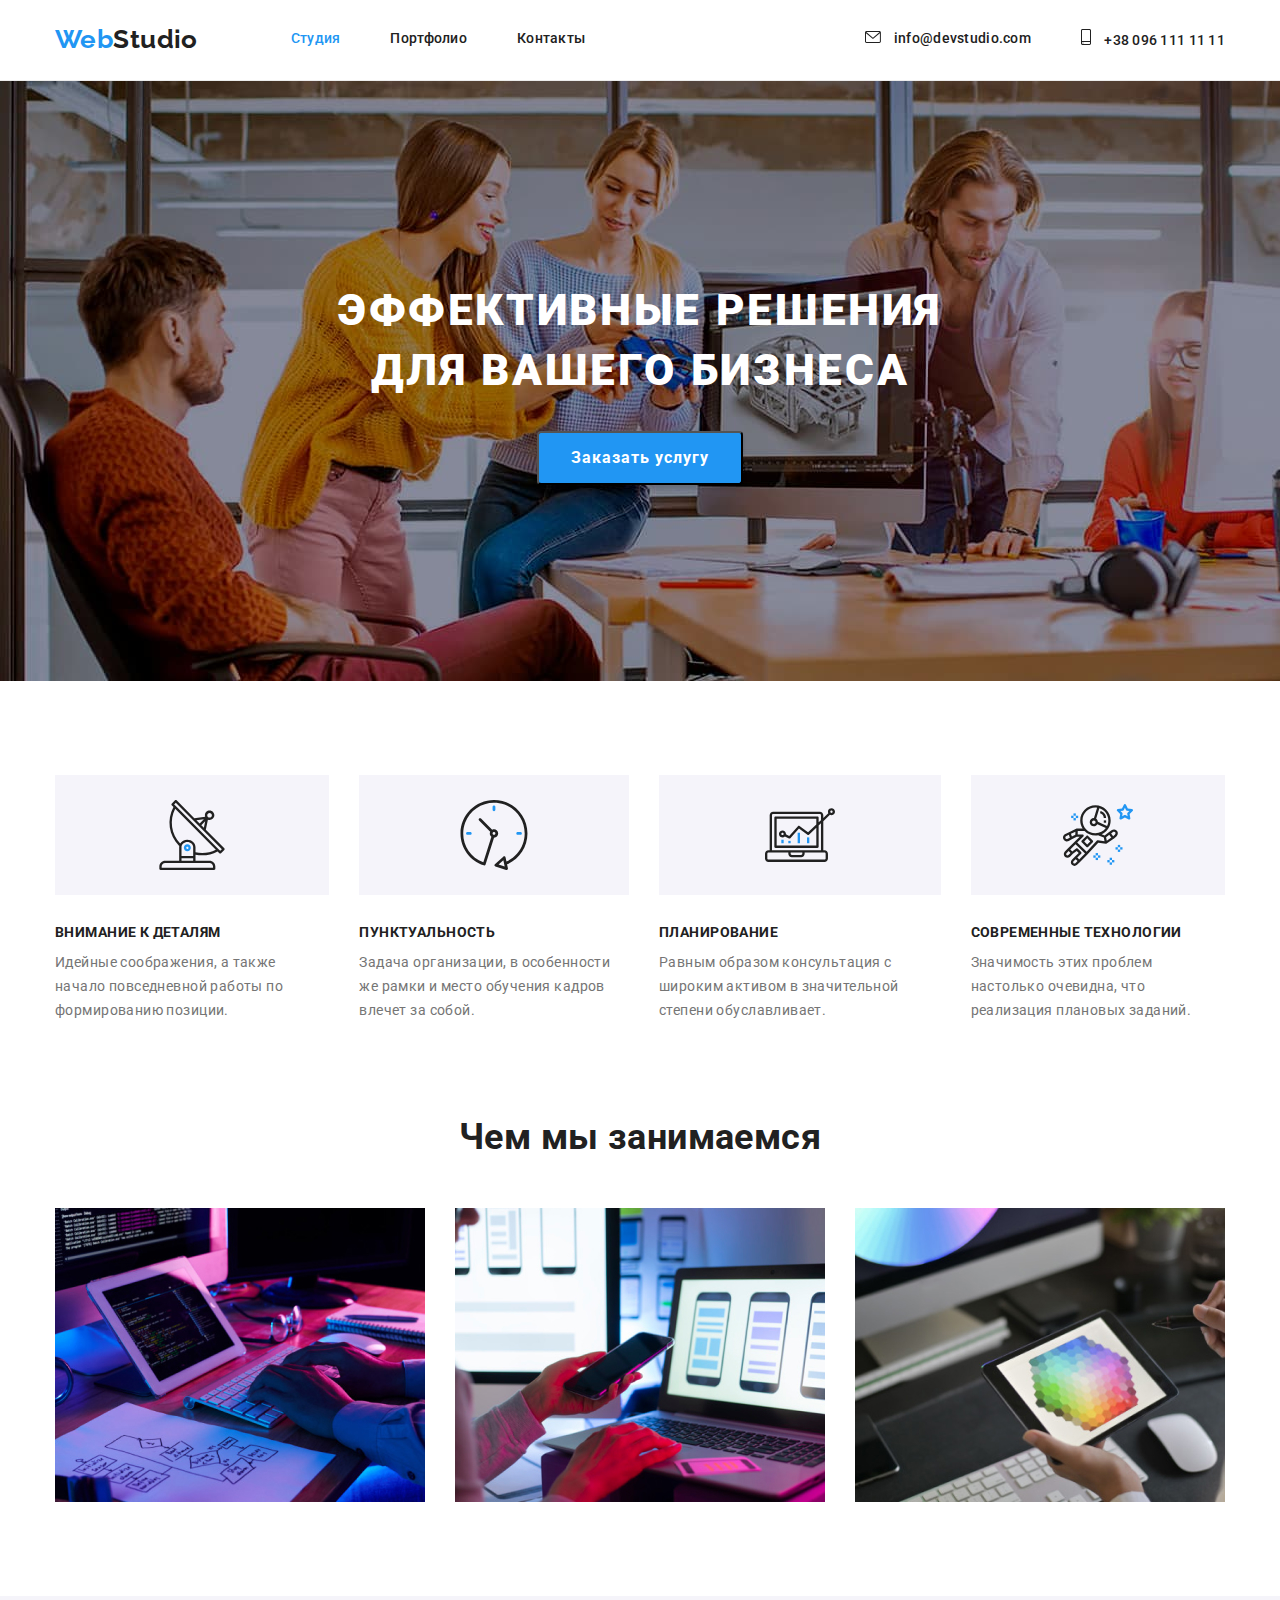
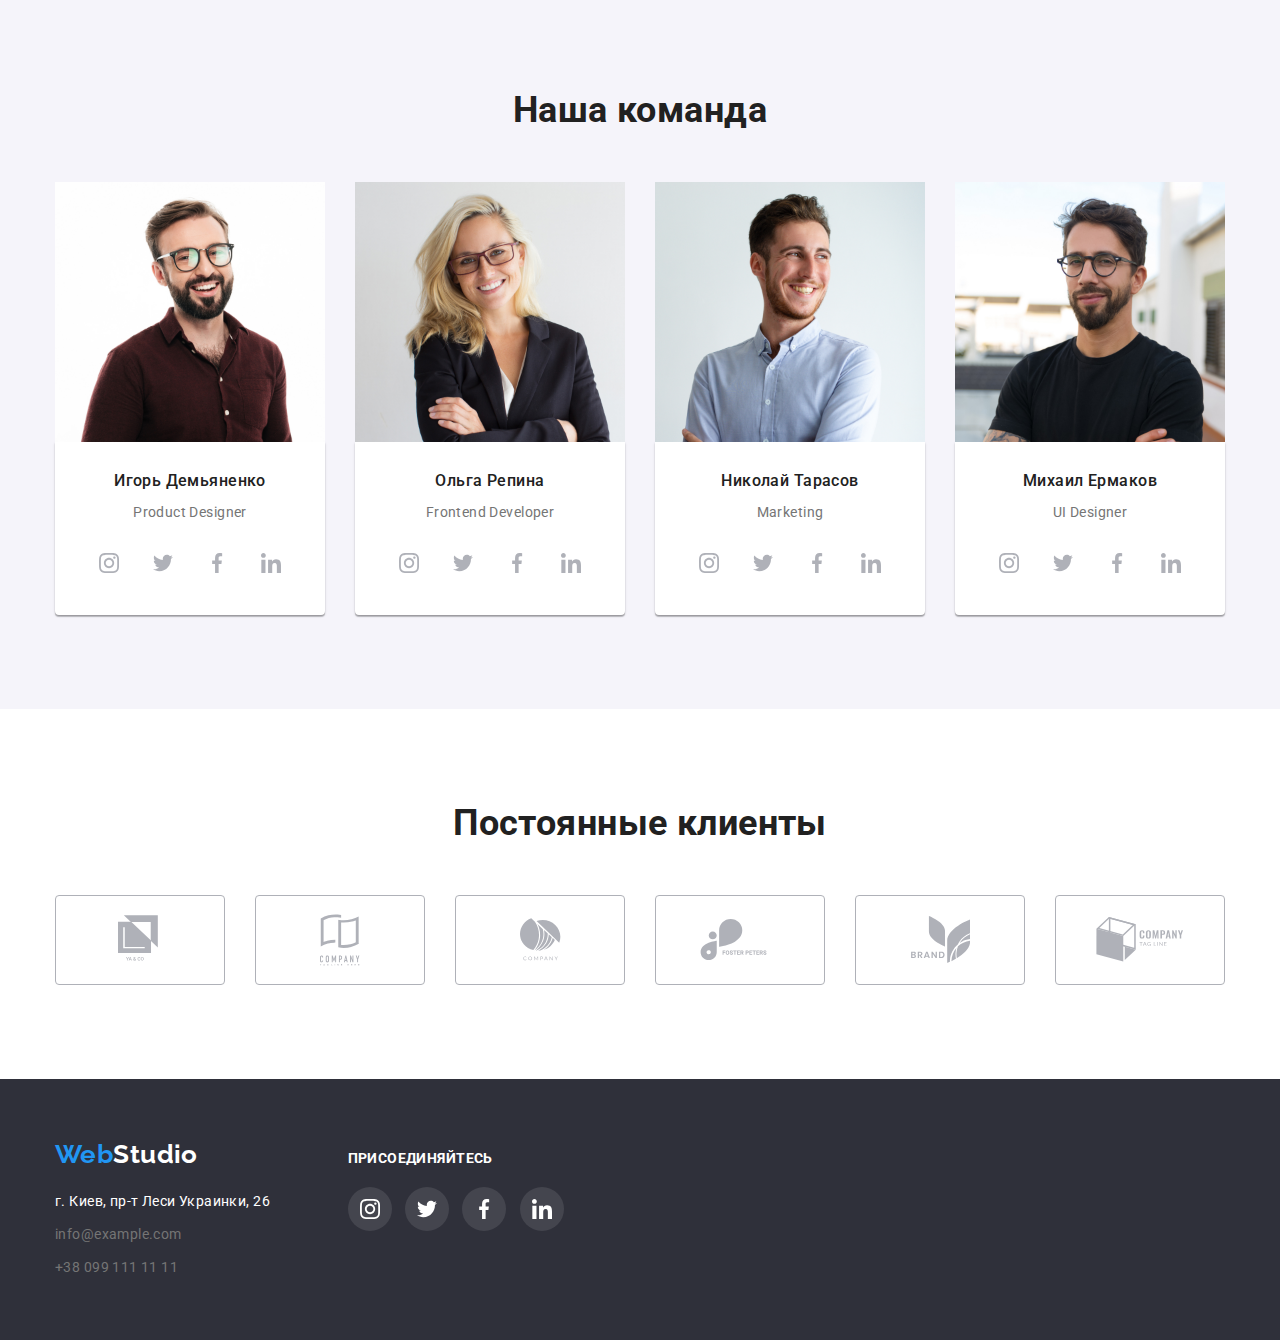
<file: index.html>
<!DOCTYPE html>
<html lang="ru">
<head>
    <meta charset="UTF-8">
    <meta http-equiv="X-UA-Compatible" content="IE=edge">
    <meta name="viewport" content="width=device-width, initial-scale=1.0">
    <link rel="preconnect" href="https://fonts.gstatic.com">
    <link href="https://fonts.googleapis.com/css2?family=Raleway:wght@700&family=Roboto:wght@400;500;700;900&display=swap"
        rel="stylesheet">
    <link rel="stylesheet" href="https://cdnjs.cloudflare.com/ajax/libs/modern-normalize/0.2.0/modern-normalize.css">
    <link rel="stylesheet" href="./css/styles.css">
    <title>WebStudio</title>
</head>
<body>
    <header class="header">
        <div class="container">
            <nav class="navigation">
                <a class="logo" href="./index.html" lang="en"><span class="logo-web">Web</span>Studio</a>
                
                <ul class="list menu">
                    <li class="menu-item"><a class="link current" href="">Студия</a></li>
                    <li class="menu-item"><a class="link" href="./portfolio.html">Портфолио</a></li>
                    <li class="menu-item"><a class="link" href="">Контакты</a></li>
                </ul>
            </nav>
                <ul class="list header-link">
                    <li class="menu-item"><a class="link" href="mailto:info@devstudio.com">
                        <svg class="icon-header" width="16px" height="12px">
                            <use href="./images/sprite.svg#icon-envelope"></use>
                        </svg>
                        info@devstudio.com</a> </li>
                    <li class="menu-item"><a class="link" href="tel:+380961111111">
                        <svg class="icon-header" width="10px" height="16px">
                            <use href="./images/sprite.svg#icon-smartphone"></use>
                        </svg>
                        +38 096 111 11 11</a></li>
                </ul>
        </div>
    </header>
    <main>
            <section class="hero-section">
                <div class="container">
                    <div class="hero-content">
                <h1 class="hero-title">Эффективные решения для вашего бизнеса</h1>
                <button class="hero-button" type="button">Заказать услугу</button>
            </div>
            </div>
            </section>
            <section class="section">
                <div class="container">
                <h2 class="visually-hidden">Особенности</h2>
                <ul class="list feature-list">
                    <li class="feature-item icon-antenna">
                        <h3 class="feature-title">Внимание к деталям</h3>
                        <p>Идейные соображения, а также начало повседневной работы по формированию позиции.</p>
                    </li>
                    <li class="feature-item icon-clock">
                        <h3 class="feature-title">Пунктуальность</h3>
                        <p>Задача организации, в особенности же рамки и место обучения кадров влечет за собой.</p>
                    </li>
                    <li class="feature-item icon-diagram">
                        <h3 class="feature-title">Планирование</h3>
                        <p>Равным образом консультация с широким активом в значительной степени обуславливает.</p>
                    </li>
                    <li class="feature-item icon-astronaut">
                        <h3 class="feature-title">Современные технологии</h3>
                        <p>Значимость этих проблем настолько очевидна, что реализация плановых заданий.</p>
                    </li>
                </ul>
            </div>
            </section>
        
        <section class="section about"> 
            <div class="container">  
            <h2 class="section-title">Чем мы занимаемся</h2>
            <ul class="list about-list">
                <li class="about-item"><img src="./images/box1.jpg" alt="Программирование" width="370"></li>
                <li class="about-item"><img src="./images/box2.jpg" alt="Адаптивность" width="370"></li>
                <li class="about-item"><img src="./images/box3.jpg" alt="Дизайн" width="370"></li>
            </ul>
        </div>
        </section>

        <section class="section team">
            <div class="container">
            <h2 class="section-title">Наша команда</h2>
            <ul class="list team-list">
                <li>
                    <img src="./images/team/team1.jpg" alt="Фото Игоря Демьяненко" width="270">
                    <div class="team-card">
                        <h3 class="teammate-name">Игорь Демьяненко</h3>
                        <p lang="en">Product Designer</p>
                        <ul class="list social-icons">
                            <li class="social-icons-item"><a class="social-icons-link" href="" target="_blank" rel="noopener noreferrer">
                                    <svg class="icon">
                                        <use href="./images/sprite.svg#icon-instagram"></use>
                                    </svg>
                                </a></li>
                            <li class="social-icons-item"><a class="social-icons-link" href="" target="_blank" rel="noopener noreferrer">
                                    <svg class="icon">
                                        <use href="./images/sprite.svg#icon-twitter"></use>
                                    </svg>
                                </a></li>
                            <li class="social-icons-item"><a class="social-icons-link" href="" target="_blank" rel="noopener noreferrer">
                                    <svg class="icon">
                                        <use href="./images/sprite.svg#icon-facebook"></use>
                                    </svg>
                                </a></li>
                            <li class="social-icons-item"><a class="social-icons-link" href="" target="_blank" rel="noopener noreferrer">
                                    <svg class="icon">
                                        <use href="./images/sprite.svg#icon-linkedin"></use>
                                    </svg>
                                </a></li>
                        </ul>
                    </div>
                    
                
                </li>
                <li>
                    <img src="./images/team/team2.jpg" alt="Фото Ольги Репиной" width="270">
                    <div class="team-card">
                        
                        <h3 class="teammate-name">Ольга Репина</h3>
                        <p lang="en">Frontend Developer</p>
                        <ul class="list social-icons">
                            <li class="social-icons-item"><a class="social-icons-link" href="" target="_blank" rel="noopener noreferrer">
                                    <svg class="icon">
                                        <use href="./images/sprite.svg#icon-instagram"></use>
                                    </svg>
                                </a></li>
                            <li class="social-icons-item"><a class="social-icons-link" href="" target="_blank" rel="noopener noreferrer">
                                    <svg class="icon">
                                        <use href="./images/sprite.svg#icon-twitter"></use>
                                    </svg>
                                </a></li>
                            <li class="social-icons-item"><a class="social-icons-link" href="" target="_blank" rel="noopener noreferrer">
                                    <svg class="icon">
                                        <use href="./images/sprite.svg#icon-facebook"></use>
                                    </svg>
                                </a></li>
                            <li class="social-icons-item"><a class="social-icons-link" href="" target="_blank" rel="noopener noreferrer">
                                    <svg class="icon">
                                        <use href="./images/sprite.svg#icon-linkedin"></use>
                                    </svg>
                                </a></li>
                        </ul>
                    </div>
                    
                </li>
                <li>
                    <img src="./images/team/team3.jpg" alt="Фото Николая Тарасова" width="270">
                    <div class="team-card">
                        
                        <h3 class="teammate-name">Николай Тарасов</h3>
                        <p lang="en">Marketing</p>
                        <ul class="list social-icons">
                            <li class="social-icons-item"><a class="social-icons-link" href="" target="_blank" rel="noopener noreferrer">
                                    <svg class="icon">
                                        <use href="./images/sprite.svg#icon-instagram"></use>
                                    </svg>
                                </a></li>
                            <li class="social-icons-item"><a class="social-icons-link" href="" target="_blank" rel="noopener noreferrer">
                                    <svg class="icon">
                                        <use href="./images/sprite.svg#icon-twitter"></use>
                                    </svg>
                                </a></li>
                            <li class="social-icons-item"><a class="social-icons-link" href="" target="_blank" rel="noopener noreferrer">
                                    <svg class="icon">
                                        <use href="./images/sprite.svg#icon-facebook"></use>
                                    </svg>
                                </a></li>
                            <li class="social-icons-item"><a class="social-icons-link" href="" target="_blank" rel="noopener noreferrer">
                                    <svg class="icon">
                                        <use href="./images/sprite.svg#icon-linkedin"></use>
                                    </svg>
                                </a></li>
                        </ul>
                    </div>
                    
                </li>
                <li>
                    <img src="./images/team/team4.jpg" alt="Фото Михаила Ермакова" width="270">
                    <div class="team-card">
                        
                        <h3 class="teammate-name">Михаил Ермаков</h3>
                        <p lang="en">UI Designer</p>
                        <ul class="list social-icons">
                            <li class="social-icons-item"><a class="social-icons-link" href="" target="_blank" rel="noopener noreferrer">
                                    <svg class="icon">
                                        <use href="./images/sprite.svg#icon-instagram"></use>
                                    </svg>
                                </a></li>
                            <li class="social-icons-item"><a class="social-icons-link" href="" target="_blank" rel="noopener noreferrer">
                                    <svg class="icon">
                                        <use href="./images/sprite.svg#icon-twitter"></use>
                                    </svg>
                                </a></li>
                            <li class="social-icons-item"><a class="social-icons-link" href="" target="_blank" rel="noopener noreferrer">
                                    <svg class="icon">
                                        <use href="./images/sprite.svg#icon-facebook"></use>
                                    </svg>
                                </a></li>
                            <li class="social-icons-item"><a class="social-icons-link" href="" target="_blank" rel="noopener noreferrer">
                                    <svg class="icon">
                                        <use href="./images/sprite.svg#icon-linkedin"></use>
                                    </svg>
                                </a></li>
                        </ul>
                    </div>
                    
                </li>
            </ul>
        </div>
        </section>
        <section class="section">
            <div class="container">
                <h2 class="section-title">Постоянные клиенты</h2>
                <ul class="list company-icons">
                    <li class="company-icons-item">
                        <a href="" class="company-icon-link" target="_blank" rel="noopener noreferrer">
                            <svg class="icon"  width="44px" height="49px">
                                <use href="./images/sprite.svg#icon-logo1"></use>
                            </svg>
                        </a>
                    </li>
                    <li class="company-icons-item">
                        <a href="" class="company-icon-link"  target="_blank" rel="noopener noreferrer">
                            <svg class="icon" width="40px" height="52px">
                                <use href="./images/sprite.svg#icon-logo2"></use>
                            </svg>
                        </a>
                    </li>
                    <li class="company-icons-item">
                        <a href="" class="company-icon-link" target="_blank" rel="noopener noreferrer">
                            <svg class="icon" width="41px" height="43px">
                                <use href="./images/sprite.svg#icon-logo3"></use>
                            </svg>
                        </a>
                    </li>
                    <li class="company-icons-item">
                        <a href="" class="company-icon-link" target="_blank" rel="noopener noreferrer">
                            <svg class="icon" width="80px" height="42px">
                                <use href="./images/sprite.svg#icon-logo4"></use>
                            </svg>
                        </a>
                    </li>
                    <li class="company-icons-item">
                        <a href="" class="company-icon-link" target="_blank" rel="noopener noreferrer">
                            <svg class="icon" width="59px" height="47px">
                                <use href="./images/sprite.svg#icon-logo5"></use>
                            </svg>
                        </a>
                    </li>
                    <li class="company-icons-item">
                        <a href="" class="company-icon-link" target="_blank" rel="noopener noreferrer">
                            <svg class="icon" width="88px" height="45px">
                                <use href="./images/sprite.svg#icon-logo6"></use>
                            </svg>
                        </a>
                    </li>
                </ul>
            </div>
        </section>
    </main>
    <footer class="footer">
        <div class="container">
            <div class="footer-address">
                <a class="logo" href="./index.html" lang="en"><span class="logo-web">Web</span><span class="logo-studio">Studio</span></a>
                 <address>
                    <ul class="list address-list">
                        <li class="address-item"><a class="link map" href="https://goo.gl/maps/52r2wXkoVwyXpcv99" target="_blank" rel="noopener noreferrer">г. Киев, пр-т Леси Украинки, 26</a></li>
                        <li class="address-item"><a class="link" href="mailto:info@example.com">info@example.com</a></li>
                        <li class="address-item"><a class="link" href="tel:+380991111111">+38 099 111 11 11</a></li>
                     </ul>
                </address>
            </div>
            <div class="footer-social">
                <strong class="footer-strong">присоединяйтесь</strong>
                    <ul class="list social-list">
                        <li class="item social-item"><a class="link social-link" href="" target="_blank" rel="noopener noreferrer">
                            <svg class="icon" width="20px" height="20px">
                                <use href="./images/sprite.svg#icon-instagram"></use>
                            </svg>
                        </a></li>
                        <li class="item social-item"><a class="link social-link" href="" target="_blank" rel="noopener noreferrer">
                            <svg class="icon" width="20px" height="20px">
                                <use href="./images/sprite.svg#icon-twitter"></use>
                            </svg>
                        </a></li>
                        <li class="item social-item"><a class="link social-link" href="" target="_blank" rel="noopener noreferrer">
                            <svg class="icon" width="20px" height="20px">
                                <use href="./images/sprite.svg#icon-facebook"></use>
                            </svg>
                        </a></li>
                        <li class="item social-item"><a class="link social-link" href="" target="_blank" rel="noopener noreferrer">
                            <svg class="icon" width="20px" height="20px">
                                <use href="./images/sprite.svg#icon-linkedin"></use>
                            </svg>
                        </a></li>
                    </ul>
            </div>
        </div>
    </footer>
</body>
</html>
</file>
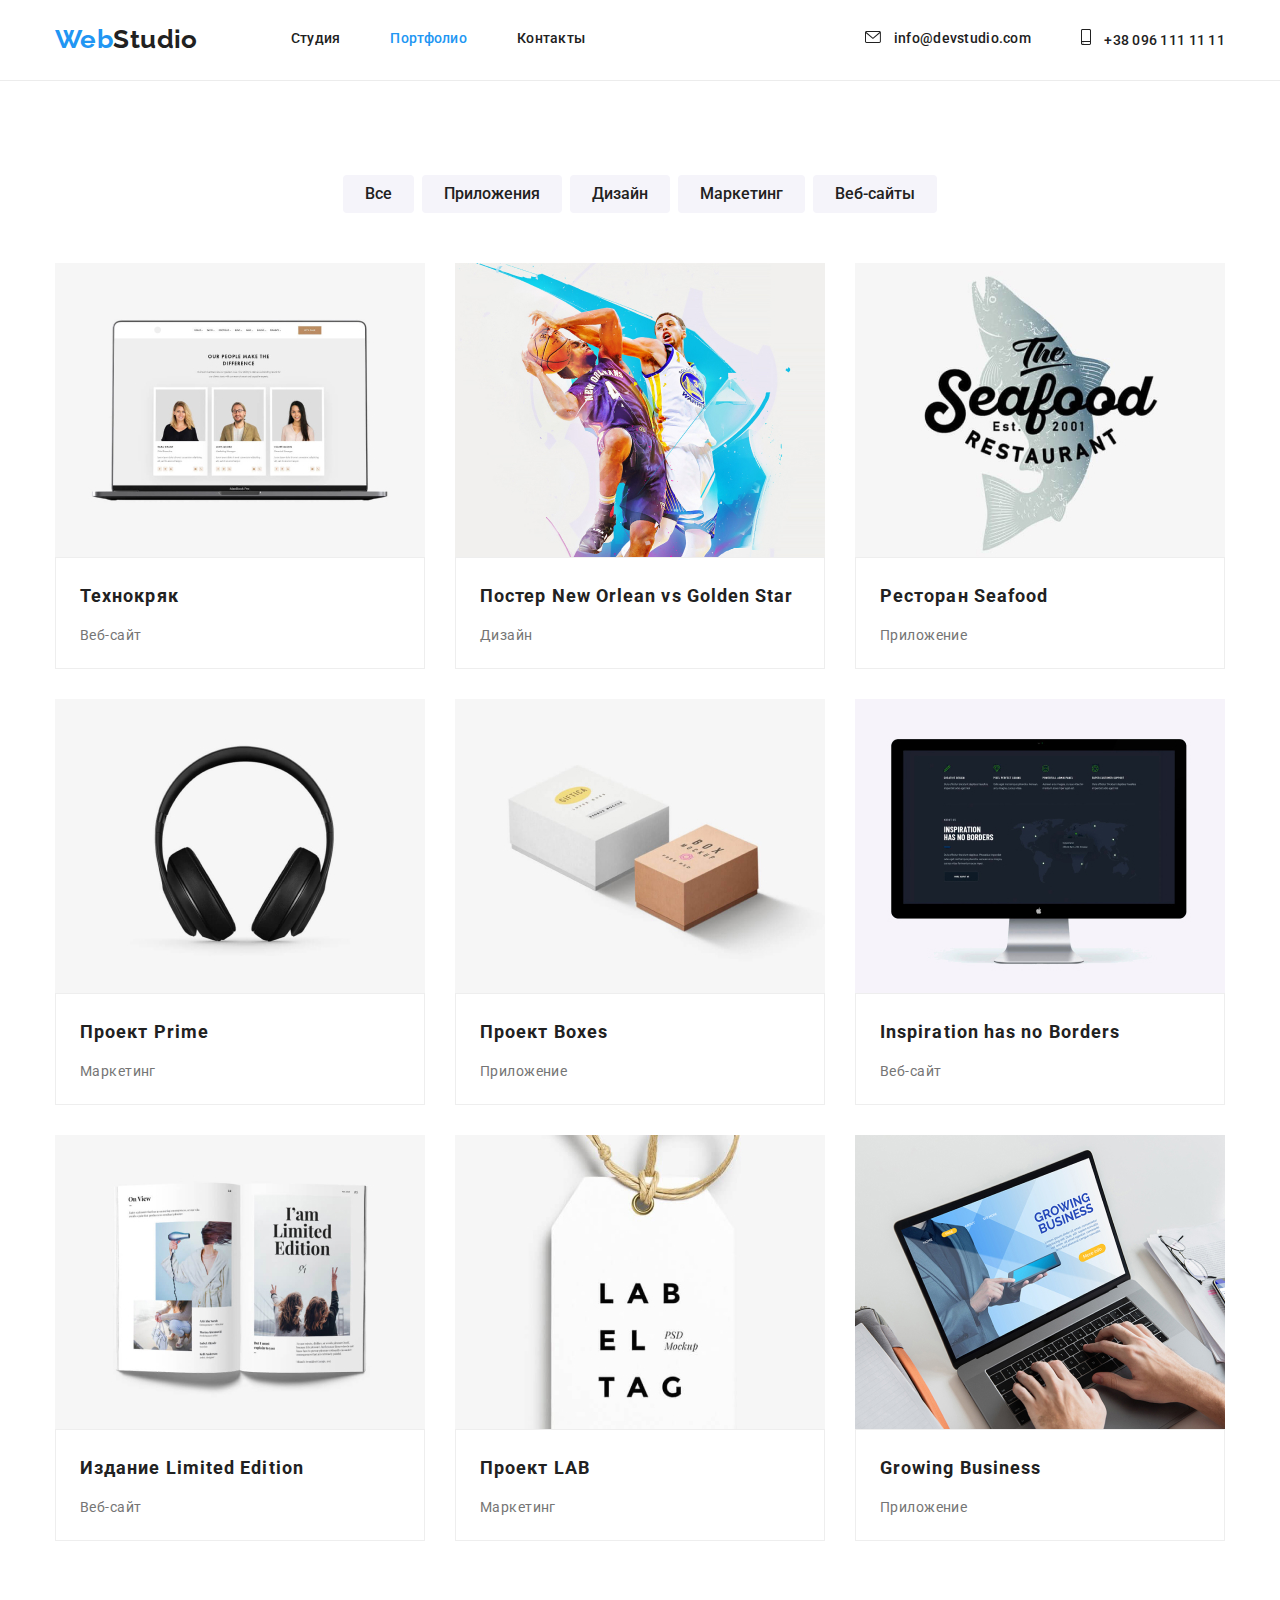
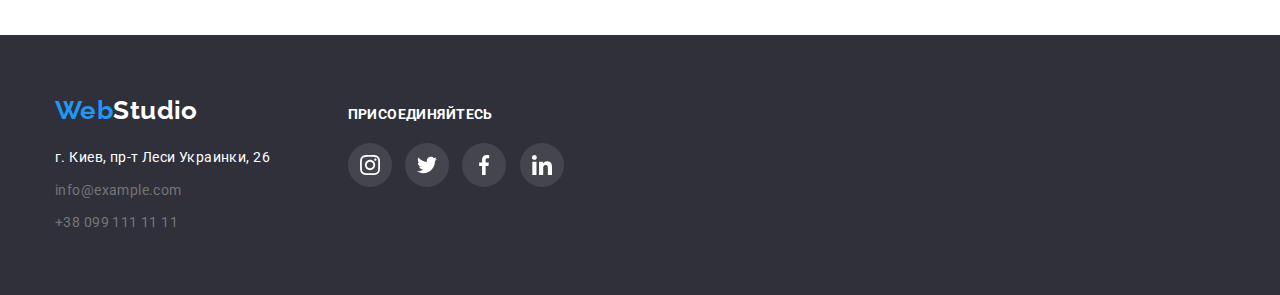
<file: portfolio.html>
<!DOCTYPE html>
<html lang="ru">
<head>
    <meta charset="UTF-8">
    <meta http-equiv="X-UA-Compatible" content="IE=edge">
    <meta name="viewport" content="width=device-width, initial-scale=1.0">
    <link rel="preconnect" href="https://fonts.gstatic.com">
    <link href="https://fonts.googleapis.com/css2?family=Raleway:wght@700&family=Roboto:wght@400;500;700;900&display=swap"
        rel="stylesheet">
    <link rel="stylesheet" href="https://cdnjs.cloudflare.com/ajax/libs/modern-normalize/0.2.0/modern-normalize.css">
    <link rel="stylesheet" href="./css/styles.css">
    <title>Portfolio</title>
</head>
<body>
    <header class="header">
        <div class="container">
            <nav class="navigation">
                <a class="logo" href="./index.html" lang="en"><span class="logo-web">Web</span>Studio</a>
                
                <ul class="list menu">
                    <li class="menu-item"><a class="link" href="./index.html">Студия</a></li>
                    <li class="menu-item"><a class="link current" href="./portfolio.html">Портфолио</a></li>
                    <li class="menu-item"><a class="link" href="">Контакты</a></li>
                </ul>
            </nav>
                <ul class="list header-link">
                    <li class="menu-item"><a class="link" href="mailto:info@devstudio.com">
                            <svg class="icon-header" width="16px" height="12px">
                                <use href="./images/sprite.svg#icon-envelope"></use>
                            </svg>
                            info@devstudio.com</a> </li>
                    <li class="menu-item"><a class="link" href="tel:+380961111111">
                            <svg class="icon-header" width="10px" height="16px">
                                <use href="./images/sprite.svg#icon-smartphone"></use>
                            </svg>
                            +38 096 111 11 11</a></li>
                </ul>
        </div>
    </header>
    
    <main>
        <section class="section">
            <div class="container">
            <h1 class="visually-hidden">Портфолио</h1>
            <ul class="list filter">
                <li class="filter-item"><button class="filter-button" type="button">Все</button></li>
                <li class="filter-item"><button class="filter-button" type="button">Приложения</button></li>
                <li class="filter-item"><button class="filter-button" type="button">Дизайн</button></li>
                <li class="filter-item"><button class="filter-button" type="button">Маркетинг</button></li>
                <li class="filter-item"><button class="filter-button" type="button">Веб-сайты</button></li>
            </ul>
    
            <ul class="list project-list">
                <li class="item project-item"><a class="link project-link" href=""target="_blank"
                            rel="noopener noreferrer"><img src="./images/portfolio/1.jpg" alt="Сайт на ноутбуке" width="370">
                        <div class="card-content">
                            <h2 class="project-name">Технокряк</h2>
                        <p class="filter-name">Веб-сайт</p>
                        </div>
                    </a></li>
                <li class="item project-item"><a class="link project-link" href=""target="_blank"
                            rel="noopener noreferrer"><img src="./images/portfolio/2.jpg" alt="Баскетболисты в прыжке" width="370">
                    <div class="card-content">
                        <h2 class="project-name">Постер New Orlean vs Golden Star</h2>
                    <p class="filter-name">Дизайн</p>
                    </div>
                    </a></li>
                <li class="item project-item"><a class="link project-link" href=""target="_blank"
                            rel="noopener noreferrer"><img src="./images/portfolio/3.jpg" alt="Логотип ресторана" width="370">
                    <div class="card-content">
                        <h2 class="project-name">Ресторан Seafood</h2>
                    <p class="filter-name">Приложение</p>
                    </div>
                    </a></li>
                <li class="item project-item"><a class="link project-link" href=""target="_blank"
                            rel="noopener noreferrer"><img src="./images/portfolio/4.jpg" alt="Наушники" width="370">
                    <div class="card-content">
                        <h2 class="project-name">Проект Prime</h2>
                    <p class="filter-name">Маркетинг</p>
                    </div>
                    </a></li>
                <li class="item project-item"><a class="link project-link" href=""target="_blank"
                            rel="noopener noreferrer"><img src="./images/portfolio/5.jpg" alt="Две коробки" width="370">
                    <div class="card-content">
                        <h2 class="project-name">Проект Boxes</h2>
                    <p class="filter-name">Приложение</p>
                    </div>
                    </a></li>
                <li class="item project-item"><a class="link project-link" href=""target="_blank"
                            rel="noopener noreferrer"><img src="./images/portfolio/6.jpg" alt="Сайт на мониторе" width="370">
                    <div class="card-content">
                        <h2 class="project-name">Inspiration has no Borders</h2>
                    <p class="filter-name">Веб-сайт</p>
                    </div>
                    </a></li>
                <li class="item project-item"><a class="link project-link" href=""target="_blank"
                            rel="noopener noreferrer"><img src="./images/portfolio/7.jpg" alt="Открытая книга" width="370">
                    <div class="card-content">
                        <h2 class="project-name">Издание Limited Edition</h2>
                    <p class="filter-name">Веб-сайт</p>
                    </div>
                    </a></li>
                <li class="item project-item"><a class="link project-link" href=""target="_blank"
                            rel="noopener noreferrer"><img src="./images/portfolio/8.jpg" alt="Ярлык для одежды" width="370">
                    <div class="card-content">
                        <h2 class="project-name">Проект LAB</h2>
                    <p class="filter-name">Маркетинг</p>
                    </div>
                    </a></li>
                <li class="item project-item"><a class="link project-link" href=""target="_blank"
                            rel="noopener noreferrer"><img src="./images/portfolio/9.jpg" alt="Работа на ноутбуке" width="370">
                    <div class="card-content">
                        <h2 class="project-name">Growing Business</h2>
                    <p class="filter-name">Приложение</p>
                    </div>
                    </a></li>
            </ul>
        </div>
        </section>
    </main>
    <footer class="footer">
        <div class="container">
            <div class="footer-address">
                <a class="logo" href="./index.html" lang="en"><span class="logo-web">Web</span><span
                        class="logo-studio">Studio</span></a>
                <address>
                    <ul class="list address-list">
                        <li class="address-item"><a class="link map" href="https://goo.gl/maps/52r2wXkoVwyXpcv99"
                                target="_blank" rel="noopener noreferrer">г. Киев, пр-т Леси Украинки, 26</a></li>
                        <li class="address-item"><a class="link" href="mailto:info@example.com">info@example.com</a></li>
                        <li class="address-item"><a class="link" href="tel:+380991111111">+38 099 111 11 11</a></li>
                    </ul>
                </address>
            </div>
            <div class="footer-social">
                <strong class="footer-strong">присоединяйтесь</strong>
                <ul class="list social-list">
                    <li class="item social-item"><a class="link social-link" href="" target="_blank"
                            rel="noopener noreferrer">
                            <svg class="icon" width="20px" height="20px">
                                <use href="./images/sprite.svg#icon-instagram"></use>
                            </svg>
                        </a></li>
                    <li class="item social-item"><a class="link social-link" href="" target="_blank"
                            rel="noopener noreferrer">
                            <svg class="icon" width="20px" height="20px">
                                <use href="./images/sprite.svg#icon-twitter"></use>
                            </svg>
                        </a></li>
                    <li class="item social-item"><a class="link social-link" href="" target="_blank"
                            rel="noopener noreferrer">
                            <svg class="icon" width="20px" height="20px">
                                <use href="./images/sprite.svg#icon-facebook"></use>
                            </svg>
                        </a></li>
                    <li class="item social-item"><a class="link social-link" href="" target="_blank"
                            rel="noopener noreferrer">
                            <svg class="icon" width="20px" height="20px">
                                <use href="./images/sprite.svg#icon-linkedin"></use>
                            </svg>
                        </a></li>
                </ul>
            </div>
        </div>
    </footer>
</body>
</html>
</file>
<file: css/styles.css>
html {
  box-sizing: border-box;
}

*,
*::after,
*::before {
  box-sizing: inherit;
}
:root {
  --main-text-color: #757575;
  --black-text-color: #212121;
  --white-text-color: #ffffff;
  --accent-color: #2196f3;
  --gray-bgc: #f5f4fa;
  --dark-bgc: #2f303a;
  --link-icon: #afb1b8;
}

body {
  font-family: 'Roboto', sans-serif;
  font-size: 14px;
  line-height: 1.71;
  letter-spacing: 0.03em;
  color: var(--main-text-color);
}
address {
  font-style: normal;
}
img {
  display: block;
  max-width: 100%;
  height: auto;
}
.visually-hidden {
  position: absolute !important;
  clip: rect(1px 1px 1px 1px);
  clip: rect(1px, 1px, 1px, 1px);
  padding: 0 !important;
  border: 0 !important;
  height: 1px !important;
  width: 1px !important;
  overflow: hidden;
}
.link {
  text-decoration: none;
  color: inherit;
}

.link:hover,
.link:focus {
  color: var(--accent-color);
}
.container {
  width: 1200px;
  padding-left: 15px;
  padding-right: 15px;
  margin-left: auto;
  margin-right: auto;
}

.header {
  display: flex;
  padding-top: 24px;
  padding-bottom: 25px;
  border-bottom: 1px solid #ececec;
}

.menu {
  display: inline-flex;
}

.menu-item {
  font-weight: 500;
  font-size: 14px;
  line-height: 1.14;
  letter-spacing: 0.02em;
  color: var(--black-text-color);
}
.menu-item:not(:last-child) {
  margin-right: 50px;
}
.icon-header {
  margin-right: 10px;
  fill: currentColor;
}

.list {
  list-style: none;
  padding-left: 0px;
  margin-top: 0;
  margin-bottom: 0;
}

.current {
  color: var(--accent-color);
}
button {
  cursor: pointer;
  background-color: var(--gray-bgc);
  color: var(--black-text-color);
}

.filter {
  display: flex;
  margin-bottom: 50px;
  list-style: none;
  justify-content: center;
}
.filter-item:not(:last-child) {
  margin-right: 8px;
}

.filter-button {
  padding: 6px 22px;
  border-radius: 4px;
  border: none;

  font-weight: 500;
  font-size: 16px;
  line-height: 1.62;
  text-align: center;
  color: var(--black-text-color);
}

.filter-button:hover,
.filter-button:focus {
  background-color: var(--accent-color);
  color: var(--white-text-color);
  border: none;
  box-shadow: 0px 3px 1px rgba(0, 0, 0, 0.1), 0px 1px 2px rgba(0, 0, 0, 0.08),
    0px 2px 2px rgba(0, 0, 0, 0.12);
}

.header .container {
  display: flex;
  align-items: center;
}
.section {
  padding-top: 94px;
  padding-bottom: 94px;
}

.header .logo {
  margin-right: 93px;
}

.header-link {
  display: flex;
  justify-content: end;
  align-items: center;
}

.navigation {
  display: flex;
  align-items: center;
  margin-right: auto;
}

.logo {
  font-family: Raleway;
  font-weight: 700;
  font-size: 26px;
  line-height: 1.19;
  text-decoration: none;
  color: var(--black-text-color);
}
.logo-web {
  color: var(--accent-color);
}
.logo-studio {
  color: var(--white-text-color);
}
.hero-section {
  padding-top: 200px;
  padding-bottom: 200px;
  margin-left: auto;
  margin-right: auto;
  max-width: 1600px;
  height: 600px;
  background: linear-gradient(
    to right,
    rgba(47, 48, 58, 0.4) rgba(47, 48, 58, 0.4)
  );
  background-image: url(../images/bg-hero.jpg);
  background-color: var(--dark-bgc);

  background-repeat: no-repeat;
  background-size: cover;
  text-align: center;
}

.hero-content {
  margin-left: auto;
  margin-right: auto;
  width: calc(100% / 12 * 6.5);
}

.hero-title {
  margin-top: 0;
  margin-bottom: 30px;
  font-weight: 900;
  font-size: 44px;
  line-height: 1.36;
  text-align: center;
  letter-spacing: 0.06em;
  text-transform: uppercase;
  color: var(--white-text-color);
}

.hero-button {
  padding: 10px 32px;
  box-shadow: 0px 4px 4px rgba(0, 0, 0, 0.15);
  border-radius: 4px;

  font-weight: 700;
  font-size: 16px;
  line-height: 1.87;
  text-align: center;
  letter-spacing: 0.06em;
  background-color: var(--accent-color);
  color: var(--white-text-color);
}

.feature-list {
  display: flex;
}
.feature-title {
  margin-top: 0px;
  margin-bottom: 10px;

  font-weight: 700;
  font-size: 14px;
  line-height: 1.14;
  text-transform: uppercase;
  color: var(--black-text-color);
}
.feature-item {
  width: calc(100% / 4 - 90);
}

.feature-item::before {
  content: '';
  display: block;
  height: 120px;
  background-color: var(--gray-bgc);
  background-size: 70px;
  background-repeat: no-repeat;
  background-position: center;
  margin-bottom: 30px;
}

.icon-antenna::before {
  background-image: url(../images/features/antenna.svg);
}
.icon-clock::before {
  background-image: url(../images/features/clock.svg);
}
.icon-diagram::before {
  background-image: url(../images/features/diagram.svg);
}
.icon-astronaut::before {
  background-image: url(../images/features/astronaut.svg);
}

.feature-item:not(:last-child) {
  margin-right: 30px;
}
.section-title {
  margin-top: 0px;
  margin-bottom: 50px;
  font-weight: 700;
  font-size: 36px;
  line-height: 1.16;
  text-align: center;
  color: var(--black-text-color);
}
.about {
  padding-top: 0;
}

.about-list {
  display: flex;
}
.about-item {
  width: calc(100% / 3 - 60);
}
.about-item:not(:last-child) {
  margin-right: 30px;
}

.team {
  text-align: center;
  background-color: var(--gray-bgc);
}
.team-list {
  display: flex;
}

.team-list > li {
  width: calc(100% / 4 - 90);
}

.team-list > li:not(:last-child) {
  margin-right: 30px;
}

.teammate-name {
  font-weight: 500;
  font-size: 16px;
  line-height: 1.18;
  text-align: center;
  color: var(--black-text-color);
}

.team-card {
  padding-top: 30px;
  padding-bottom: 30px;

  background: #ffffff;
  box-shadow: 0px 1px 3px rgba(0, 0, 0, 0.12), 0px 1px 1px rgba(0, 0, 0, 0.14),
    0px 2px 1px rgba(0, 0, 0, 0.2);
  border-radius: 0px 0px 4px 4px;
}

.social-icons {
  display: inline-flex;
  margin-top: 16px;
}

.social-icons-item + .social-icons-item {
  margin-left: 10px;
}

.social-icons-link {
  display: flex;
  justify-content: center;
  align-items: center;
  width: 44px;
  height: 44px;
  background-color: var(--white-text-color);
  border-radius: 50%;
}

.social-icons .icon {
  width: 20px;
  height: 20px;
  fill: var(--link-icon);
}
.social-icons-link:hover,
.social-icons-link:focus {
  background-color: var(--accent-color);
}

.social-icons-link:hover .icon,
.social-icons-link:focus .icon {
  fill: var(--white-text-color);
}

.company-icons {
  display: flex;
  width: calc(100% / 6 - 150);
}
.company-icons-item + .company-icons-item {
  margin-left: 30px;
}

.company-icon-link {
  display: inline-flex;
  justify-content: center;
  align-items: center;
  width: 170px;
  height: 90px;
  border: 1px solid var(--link-icon);
  border-radius: 4px;
  fill: var(--link-icon);
}

.company-icon-link:hover,
.company-icon-link:focus {
  fill: var(--accent-color);
  border: 1px solid var(--accent-color);
}

.team-card > h3,
p {
  margin-top: 0;
  margin-bottom: 0;
}
.team-card > h3 {
  margin-bottom: 10px;
}

.footer {
  background-color: var(--dark-bgc);
  padding-top: 60px;
  padding-bottom: 60px;
}
.footer .container {
  display: flex;
  align-items: baseline;
}

.social-item {
  display: inline-block;
}
.social-item + .social-item {
  margin-left: 10px;
}

.social-link {
  display: inline-flex;
  justify-content: center;
  align-items: center;
  width: 44px;
  height: 44px;
  background: rgba(255, 255, 255, 0.1);
  border-radius: 50%;
}

.social-link:hover,
.social-link:focus {
  background-color: var(--accent-color);
}
.social-item .icon {
  width: 20px;
  height: 20px;
  fill: var(--white-text-color);
}
.footer-strong {
  display: inline-flex;
  color: var(--white-text-color);
  font-weight: 700;
  line-height: 1.14;
  text-transform: uppercase;
  margin-bottom: 20px;
}

.address-item:not(:last-child) {
  margin-bottom: 9px;
}
.footer .logo {
  display: inline-block;
  margin-bottom: 20px;
}

.footer-address {
  width: calc(100% / 12 * 3);
}
.footer-social {
  width: calc(100% / 12 * 3);
}

.map {
  color: var(--white-text-color);
}

.project-name {
  margin-top: 0px;
  margin-bottom: 10px;

  font-weight: 700;
  font-size: 18px;
  line-height: 2;
  letter-spacing: 0.06em;
  color: var(--black-text-color);
}

.filter-name {
  color: var(--main-text-color);
}

.project-list {
  display: flex;
  flex-wrap: wrap;
  margin-top: -30px;
  margin-left: -30px;
}

.project-item {
  margin-top: 30px;
  margin-left: 30px;
}

.project-item:hover,
.project-item:focus {
  box-shadow: 0px 1px 1px rgba(0, 0, 0, 0.12), 0px 4px 4px rgba(0, 0, 0, 0.06),
    1px 4px 6px rgba(0, 0, 0, 0.16);
}

.card-content {
  padding: 20px 24px;
  border: 1px solid #eeeeee;
}
</file>
